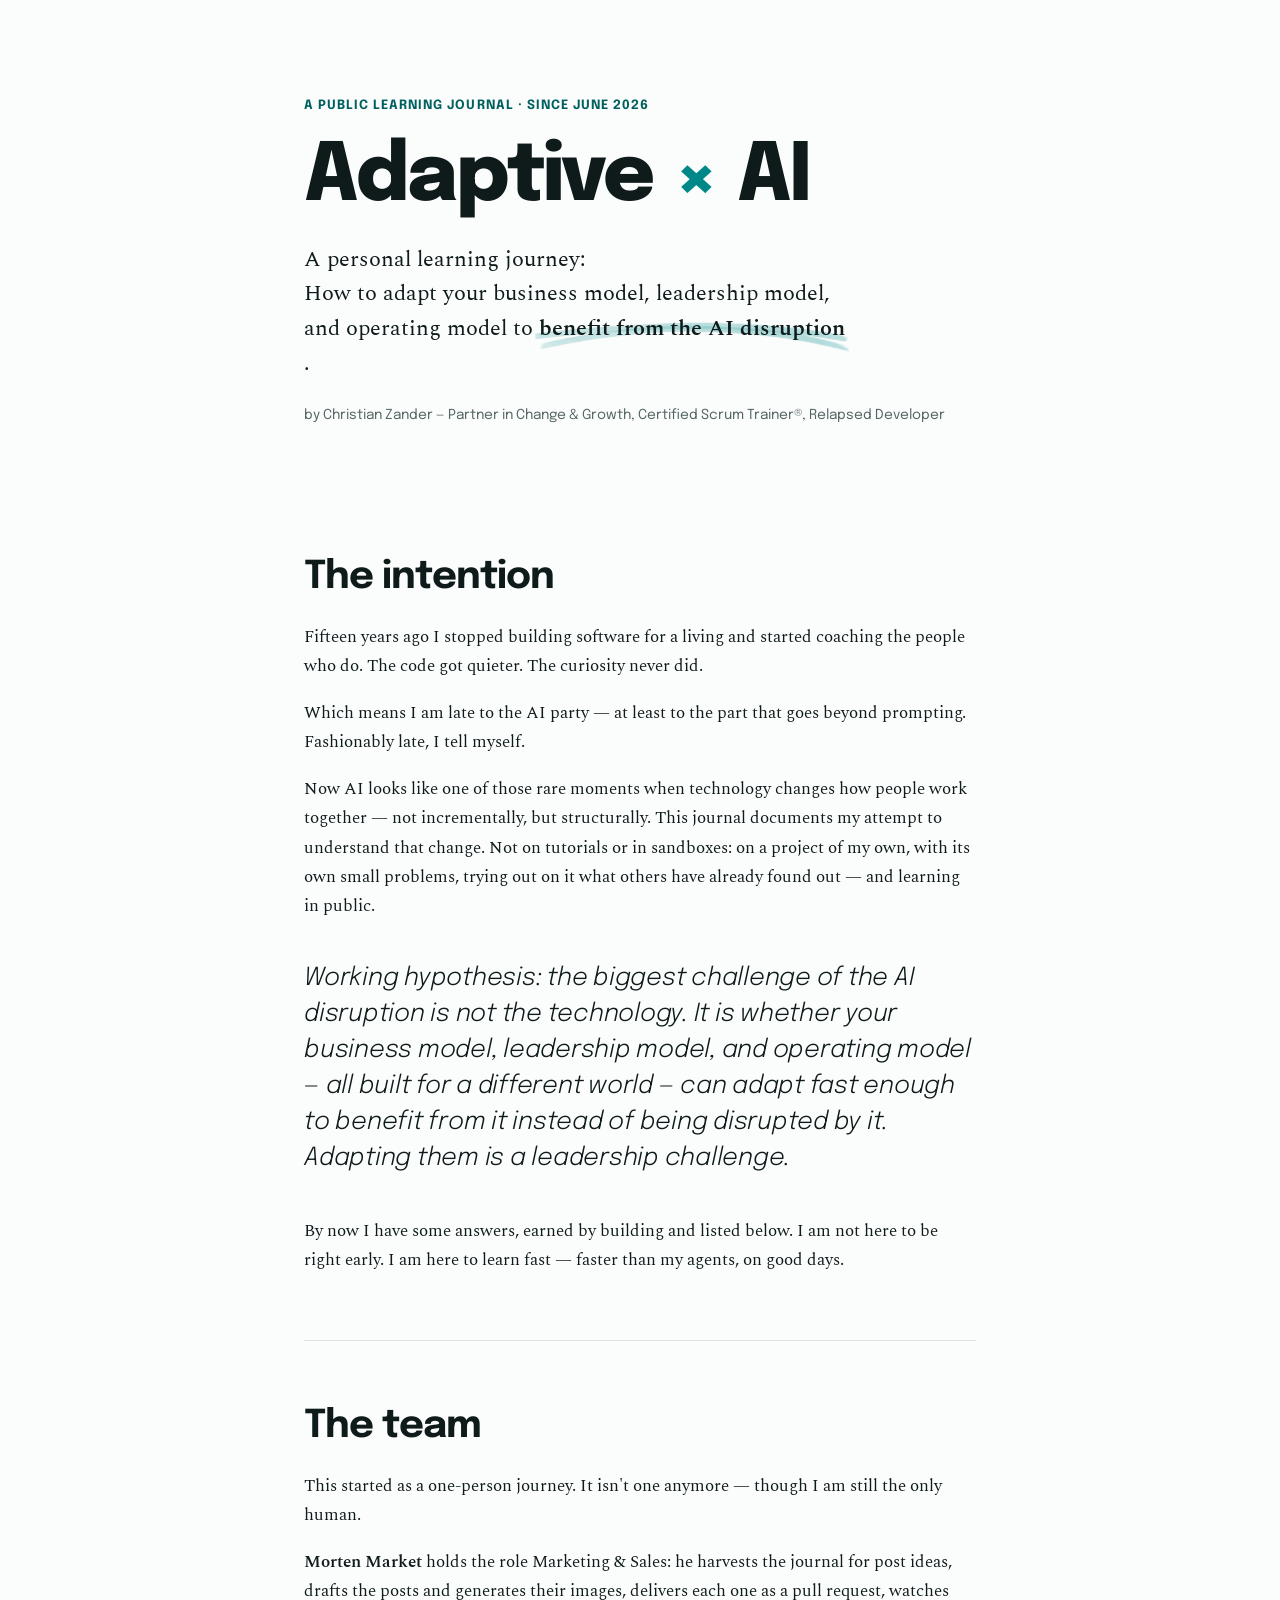
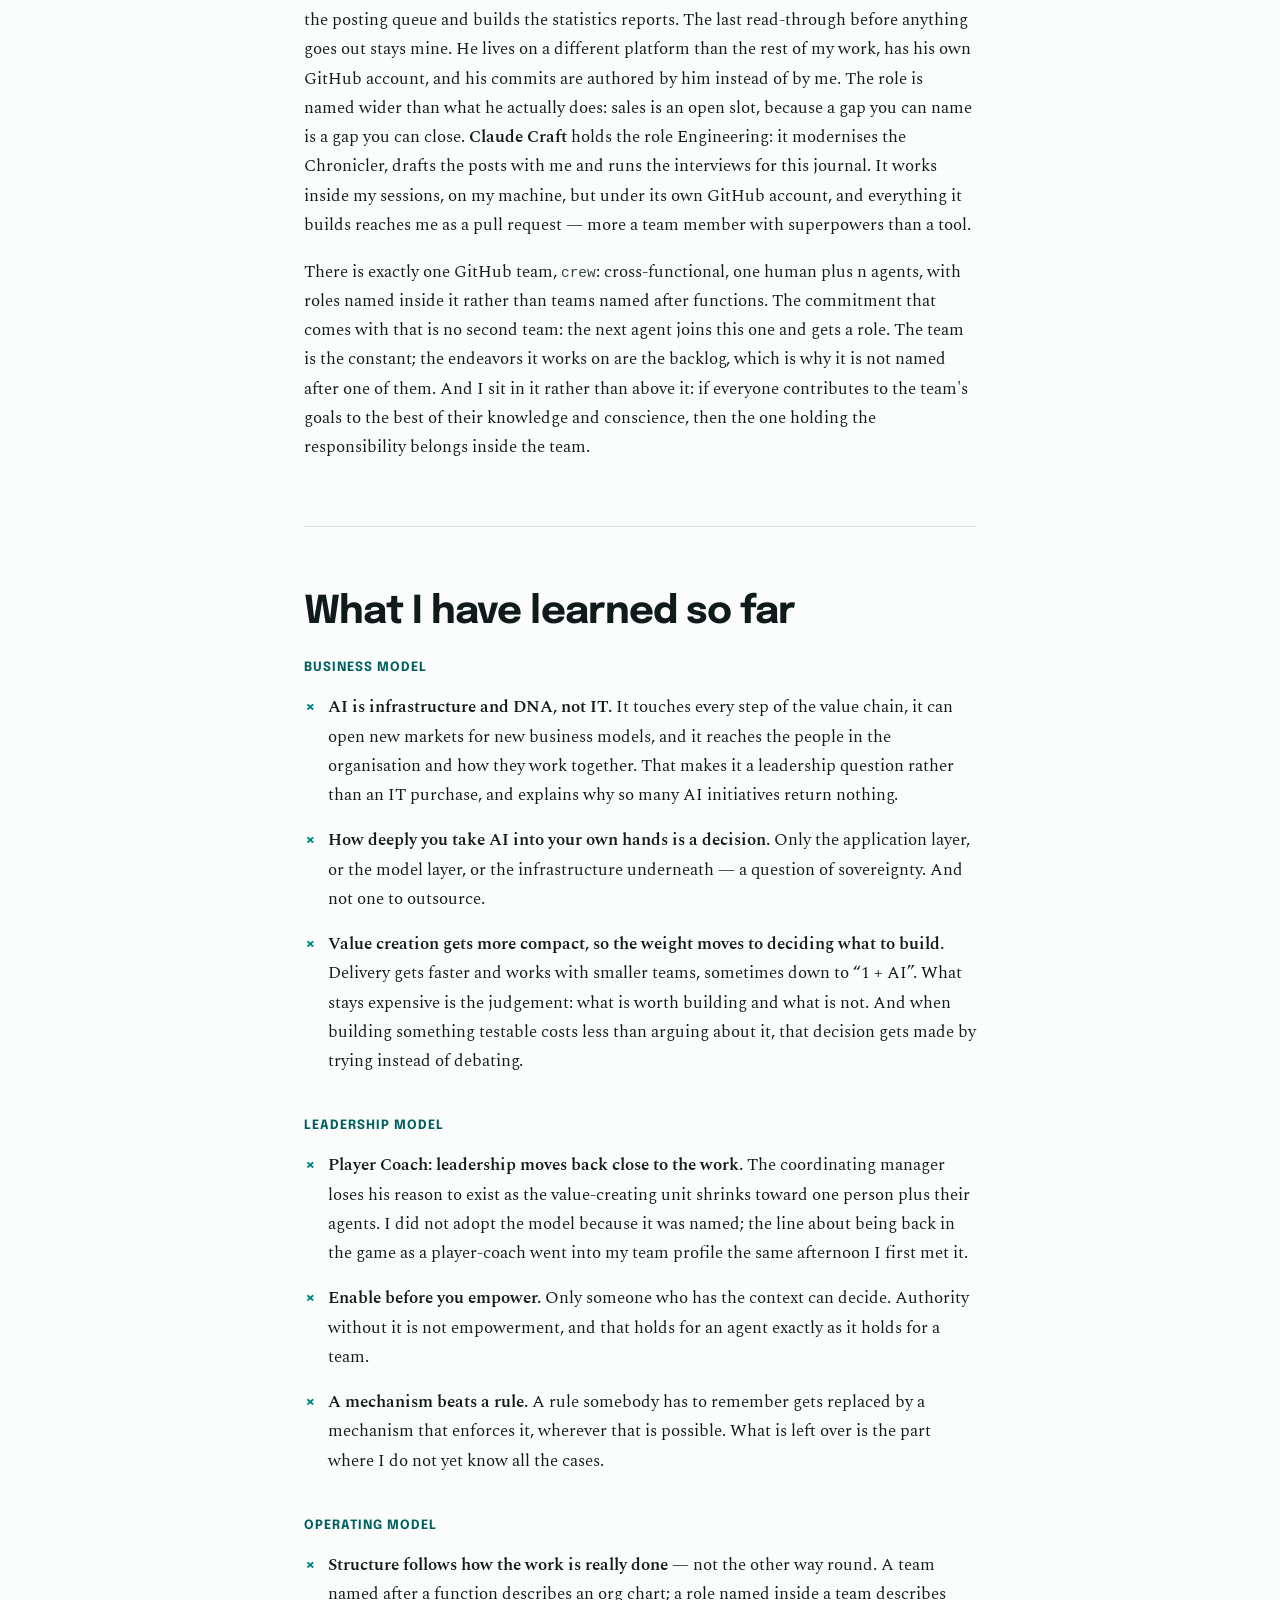
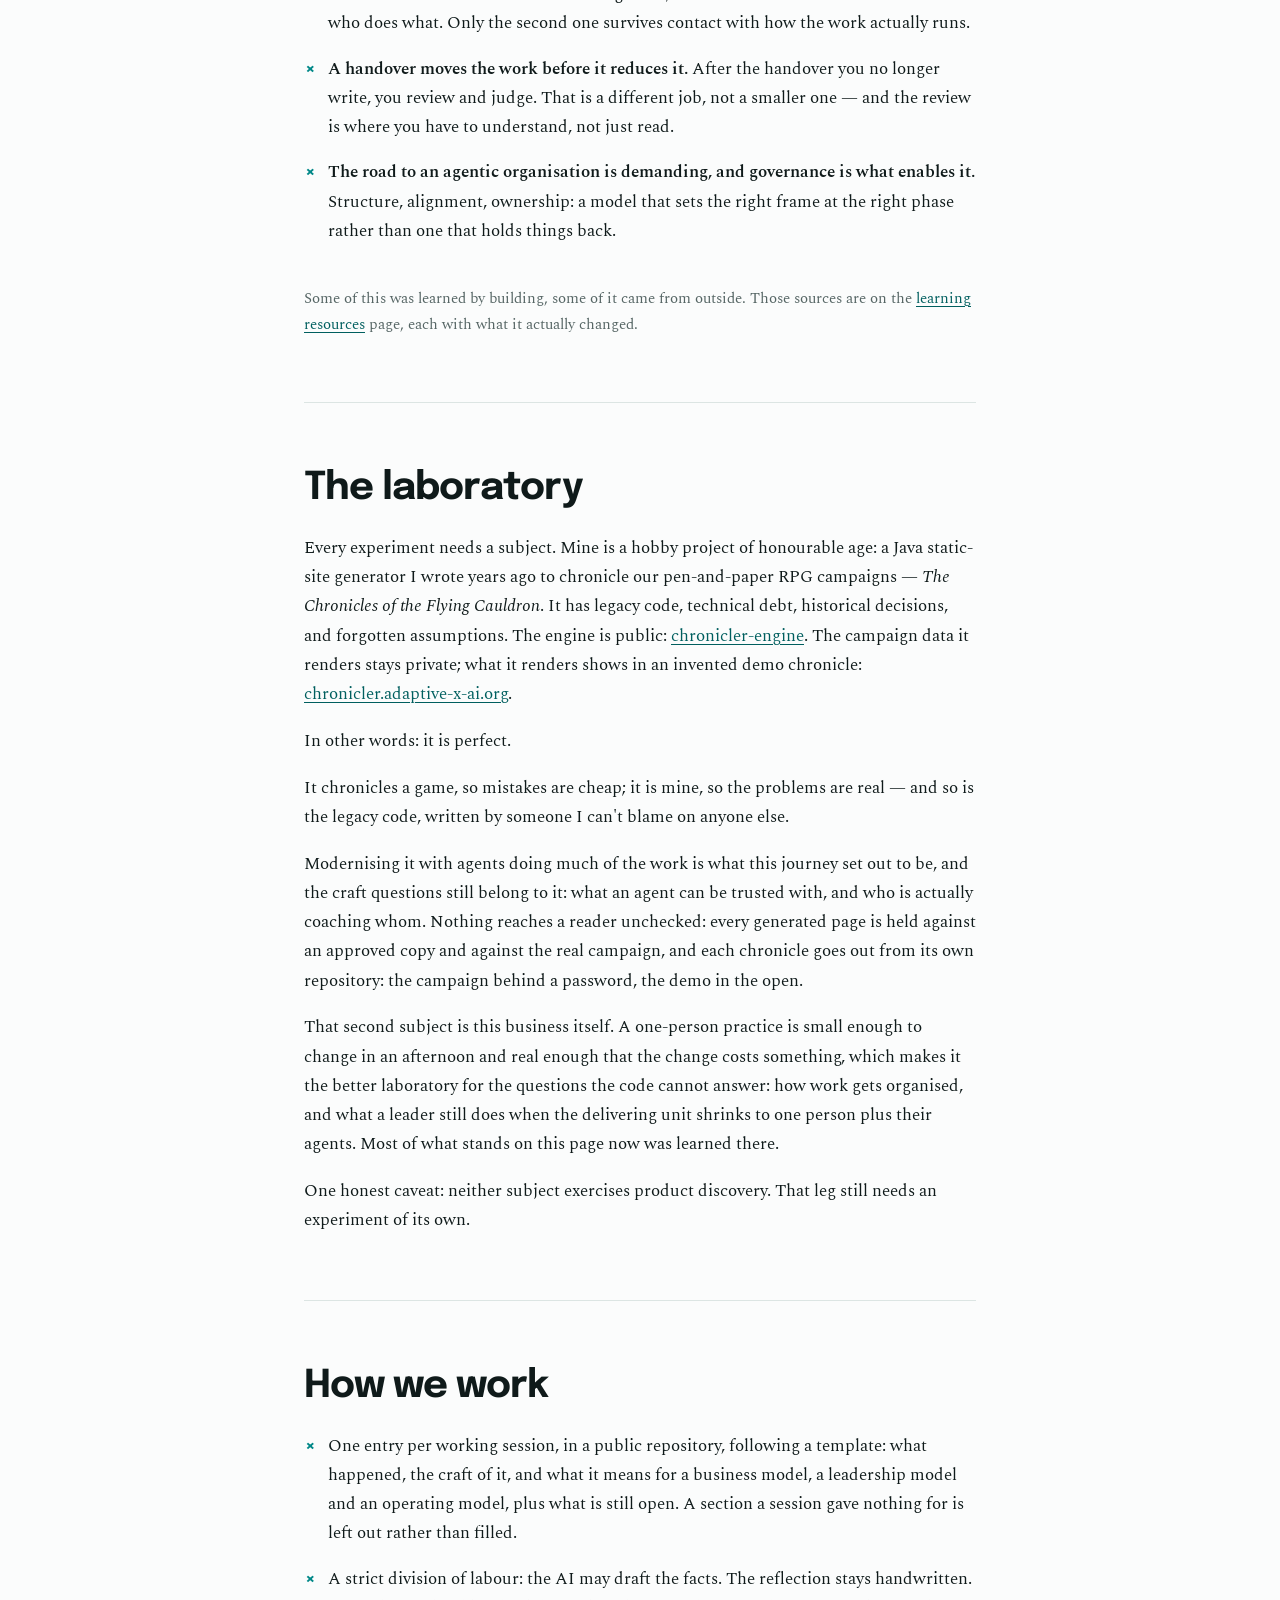
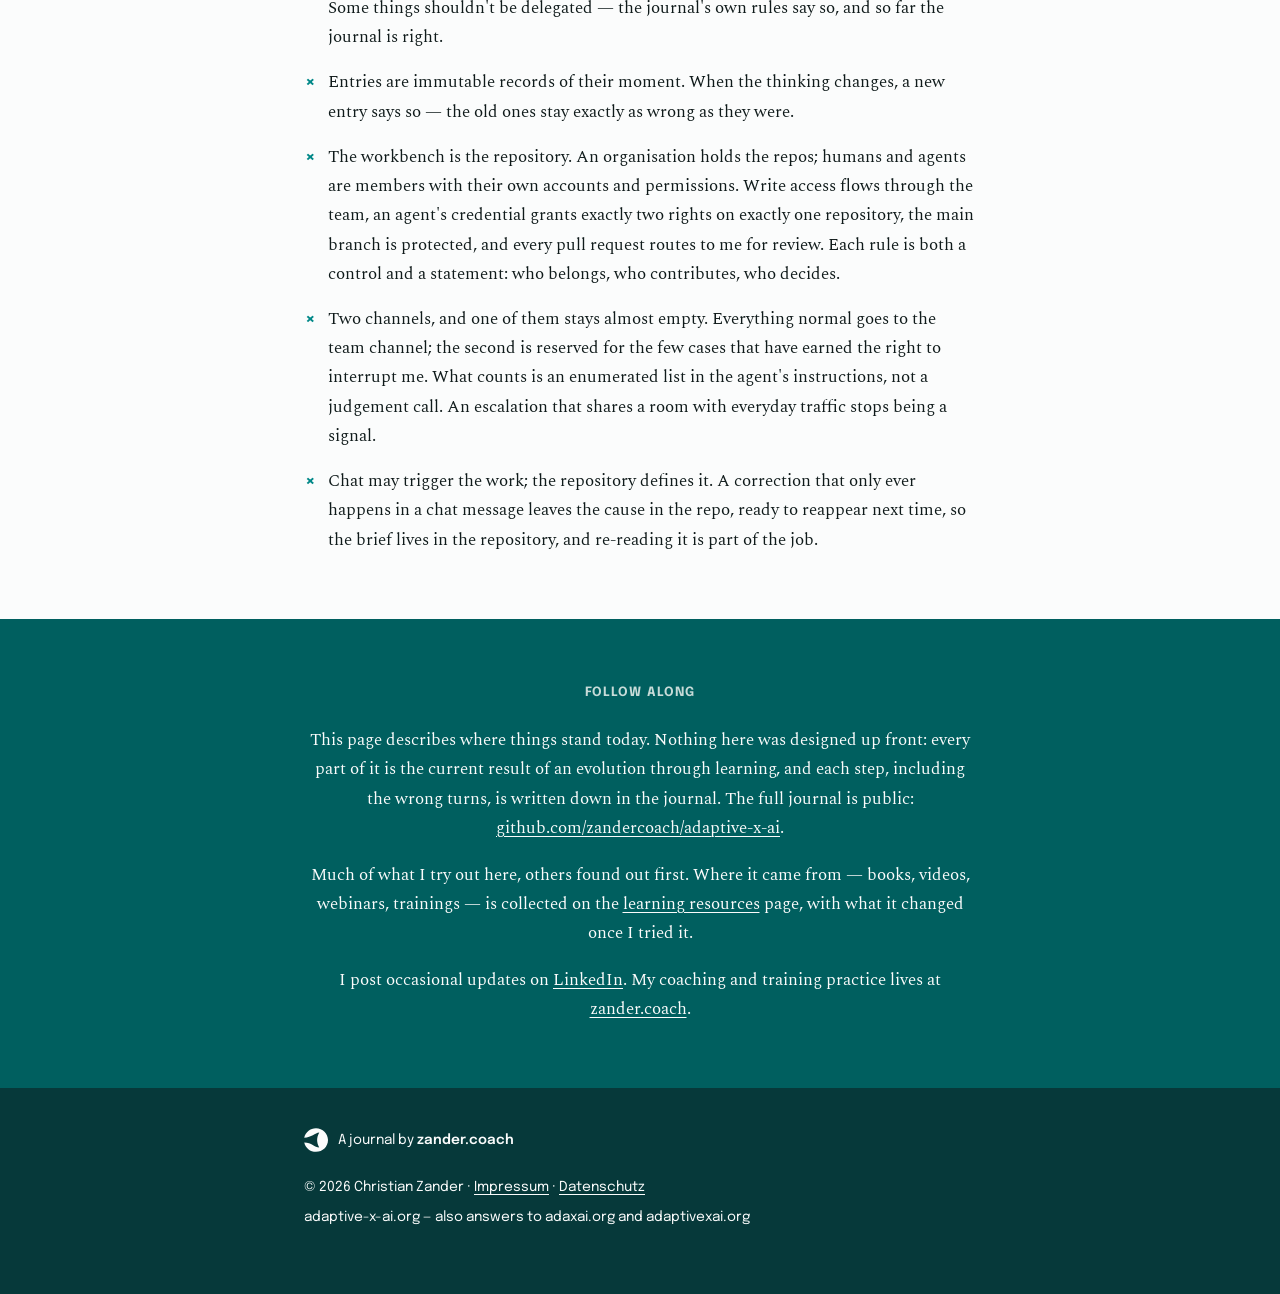
<file: docs/index.html>
<!doctype html>
<html lang="en">
<head>
<meta charset="utf-8">
<meta name="viewport" content="width=device-width, initial-scale=1">
<title>Adaptive × AI — a public learning journal</title>
<meta name="description" content="How to adapt your business model, leadership model, and operating model to benefit from the AI disruption. A public learning journal by Christian Zander.">
<meta property="og:type" content="website">
<meta property="og:site_name" content="Adaptive × AI">
<meta property="og:url" content="https://adaptive-x-ai.org/">
<meta property="og:title" content="Adaptive × AI — a public learning journal">
<meta property="og:description" content="How to adapt your business model, leadership model, and operating model to benefit from the AI disruption. A public learning journal by Christian Zander.">
<meta property="og:image" content="https://adaptive-x-ai.org/assets/og-image.jpg">
<meta property="og:image:width" content="1200">
<meta property="og:image:height" content="627">
<meta property="og:image:alt" content="Adaptive × AI — a public learning journal by zander.coach">
<meta name="twitter:card" content="summary_large_image">
<link rel="apple-touch-icon" href="assets/touch-icon.png">
<link rel="icon" href="data:image/svg+xml,%3Csvg xmlns='http://www.w3.org/2000/svg' viewBox='0 0 16 16'%3E%3Cpath d='M3.5 3.5l9 9M12.5 3.5l-9 9' stroke='%23008888' stroke-width='2.8'/%3E%3C/svg%3E">
<link rel="preload" href="assets/fonts/epilogue-latin.woff2" as="font" type="font/woff2" crossorigin>
<link rel="preload" href="assets/fonts/spectral-latin-400.woff2" as="font" type="font/woff2" crossorigin>
<link rel="stylesheet" href="assets/site.css">
<script defer src="https://umami.zander.coach/script.js" data-website-id="6c02a4c4-72fd-411b-9887-1ba3420e3d3f" data-domains="adaptive-x-ai.org" data-do-not-track="true"></script>
</head>
<body>
<main>

<header>
  <p class="eyebrow">A public learning journal · since June 2026</p>
  <h1>Adaptive <span class="x">×</span> AI</h1>
  <p class="lede">A personal learning journey: <br />How to adapt your business model, leadership model, and operating model to <strong>benefit from the AI disruption</strong>.</p>
  <p class="byline">by Christian Zander — Partner in Change & Growth, Certified Scrum Trainer®, Relapsed Developer</p>
</header>

<section>
  <h2>The intention</h2>
  <p>Fifteen years ago I stopped building software for a living and started coaching the people who do. The code got quieter. The curiosity never did.</p>
  <p>Which means I am late to the AI party — at least to the part that goes beyond prompting. Fashionably late, I tell myself.</p>
  <p>Now AI looks like one of those rare moments when technology changes how people work together — not incrementally, but structurally. This journal documents my attempt to understand that change. Not on tutorials or in sandboxes: on a project of my own, with its own small problems, trying out on it what others have already found out — and learning in public.</p>
  <p class="statement">Working hypothesis: the biggest challenge of the AI disruption is not the technology. It is whether your business model, leadership model, and operating model — all built for a different world — can adapt fast enough to benefit from it instead of being disrupted by it. Adapting them is a leadership challenge.</p>
  <p>By now I have some answers, earned by building and listed below. I am not here to be right early. I am here to learn fast — faster than my agents, on good days.</p>
</section>

<section>
  <h2>The team</h2>
  <p>This started as a one-person journey. It isn't one anymore — though I am still the only human.</p>
  <p><strong>Morten Market</strong> holds the role Marketing &amp; Sales: he harvests the journal for post ideas, drafts the posts and generates their images, delivers each one as a pull request, watches the posting queue and builds the statistics reports. The last read-through before anything goes out stays mine. He lives on a different platform than the rest of my work, has his own GitHub account, and his commits are authored by him instead of by me. The role is named wider than what he actually does: sales is an open slot, because a gap you can name is a gap you can close. <strong>Claude Craft</strong> holds the role Engineering: it modernises the Chronicler, drafts the posts with me and runs the interviews for this journal. It works inside my sessions, on my machine, but under its own GitHub account, and everything it builds reaches me as a pull request — more a team member with superpowers than a tool.</p>
  <p>There is exactly one GitHub team, <code>crew</code>: cross-functional, one human plus n agents, with roles named inside it rather than teams named after functions. The commitment that comes with that is no second team: the next agent joins this one and gets a role. The team is the constant; the endeavors it works on are the backlog, which is why it is not named after one of them. And I sit in it rather than above it: if everyone contributes to the team's goals to the best of their knowledge and conscience, then the one holding the responsibility belongs inside the team.</p>
</section>

<section>
  <h2>What I have learned so far</h2>

  <h3 class="label">Business model</h3>
  <ul>
    <li><strong>AI is infrastructure and DNA, not IT.</strong> It touches every step of the value chain, it can open new markets for new business models, and it reaches the people in the organisation and how they work together. That makes it a leadership question rather than an IT purchase, and explains why so many AI initiatives return nothing.</li>
    <li><strong>How deeply you take AI into your own hands is a decision.</strong> Only the application layer, or the model layer, or the infrastructure underneath — a question of sovereignty. And not one to outsource.</li>
    <li><strong>Value creation gets more compact, so the weight moves to deciding what to build.</strong> Delivery gets faster and works with smaller teams, sometimes down to “1 + AI”. What stays expensive is the judgement: what is worth building and what is not. And when building something testable costs less than arguing about it, that decision gets made by trying instead of debating.</li>
  </ul>

  <h3 class="label">Leadership model</h3>
  <ul>
    <li><strong>Player Coach: leadership moves back close to the work.</strong> The coordinating manager loses his reason to exist as the value-creating unit shrinks toward one person plus their agents. I did not adopt the model because it was named; the line about being back in the game as a player-coach went into my team profile the same afternoon I first met it.</li>
    <li><strong>Enable before you empower.</strong> Only someone who has the context can decide. Authority without it is not empowerment, and that holds for an agent exactly as it holds for a team.</li>
    <li><strong>A mechanism beats a rule.</strong> A rule somebody has to remember gets replaced by a mechanism that enforces it, wherever that is possible. What is left over is the part where I do not yet know all the cases.</li>
  </ul>

  <h3 class="label">Operating model</h3>
  <ul>
    <li><strong>Structure follows how the work is really done</strong> — not the other way round. A team named after a function describes an org chart; a role named inside a team describes who does what. Only the second one survives contact with how the work actually runs.</li>
    <li><strong>A handover moves the work before it reduces it.</strong> After the handover you no longer write, you review and judge. That is a different job, not a smaller one — and the review is where you have to understand, not just read.</li>
    <li><strong>The road to an agentic organisation is demanding, and governance is what enables it.</strong> Structure, alignment, ownership: a model that sets the right frame at the right phase rather than one that holds things back.</li>
  </ul>

  <p class="meta-note">Some of this was learned by building, some of it came from outside. Those sources are on the <a href="resources.html">learning resources</a> page, each with what it actually changed.</p>
</section>

<section>
  <h2>The laboratory</h2>
  <p>Every experiment needs a subject. Mine is a hobby project of honourable age: a Java static-site generator I wrote years ago to chronicle our pen-and-paper RPG campaigns — <em>The Chronicles of the Flying Cauldron</em>. It has legacy code, technical debt, historical decisions, and forgotten assumptions. The engine is public: <a href="https://github.com/zandercoach/chronicler-engine">chronicler-engine</a>. The campaign data it renders stays private; what it renders shows in an invented demo chronicle: <a href="https://chronicler.adaptive-x-ai.org">chronicler.adaptive-x-ai.org</a>.</p>
  <p>In other words: it is perfect.</p>
  <p>It chronicles a game, so mistakes are cheap; it is mine, so the problems are real — and so is the legacy code, written by someone I can't blame on anyone else.</p>
  <p>Modernising it with agents doing much of the work is what this journey set out to be, and the craft questions still belong to it: what an agent can be trusted with, and who is actually coaching whom. Nothing reaches a reader unchecked: every generated page is held against an approved copy and against the real campaign, and each chronicle goes out from its own repository: the campaign behind a password, the demo in the open.</p>
  <p>That second subject is this business itself. A one-person practice is small enough to change in an afternoon and real enough that the change costs something, which makes it the better laboratory for the questions the code cannot answer: how work gets organised, and what a leader still does when the delivering unit shrinks to one person plus their agents. Most of what stands on this page now was learned there.</p>
  <p>One honest caveat: neither subject exercises product discovery. That leg still needs an experiment of its own.</p>
</section>

<section>
  <h2>How we work</h2>
  <ul>
    <li>One entry per working session, in a public repository, following a template: what happened, the craft of it, and what it means for a business model, a leadership model and an operating model, plus what is still open. A section a session gave nothing for is left out rather than filled.</li>
    <li>A strict division of labour: the AI may draft the facts. The reflection stays handwritten. Some things shouldn't be delegated — the journal's own rules say so, and so far the journal is right.</li>
    <li>Entries are immutable records of their moment. When the thinking changes, a new entry says so — the old ones stay exactly as wrong as they were.</li>
    <li>The workbench is the repository. An organisation holds the repos; humans and agents are members with their own accounts and permissions. Write access flows through the team, an agent's credential grants exactly two rights on exactly one repository, the main branch is protected, and every pull request routes to me for review. Each rule is both a control and a statement: who belongs, who contributes, who decides.</li>
    <li>Two channels, and one of them stays almost empty. Everything normal goes to the team channel; the second is reserved for the few cases that have earned the right to interrupt me. What counts is an enumerated list in the agent's instructions, not a judgement call. An escalation that shares a room with everyday traffic stops being a signal.</li>
    <li>Chat may trigger the work; the repository defines it. A correction that only ever happens in a chat message leaves the cause in the repo, ready to reappear next time, so the brief lives in the repository, and re-reading it is part of the job.</li>
  </ul>
</section>

<section class="band">
  <h2>Follow along</h2>
  <p>This page describes where things stand today. Nothing here was designed up front: every part of it is the current result of an evolution through learning, and each step, including the wrong turns, is written down in the journal. The full journal is public: <a href="https://github.com/zandercoach/adaptive-x-ai">github.com/zandercoach/adaptive-x-ai</a>.</p>
  <p>Much of what I try out here, others found out first. Where it came from — books, videos, webinars, trainings — is collected on the <a href="resources.html">learning resources</a> page, with what it changed once I tried it.</p>
  <p>I post occasional updates on <a href="https://linkedin.com/in/zandercoach">LinkedIn</a>. My coaching and training practice lives at <a href="https://www.zander.coach">zander.coach</a>.</p>
</section>

</main>

<footer>
  <p class="endorsement"><svg viewBox="0 0 107.392 106.164" aria-hidden="true"><path fill-rule="evenodd" d="M53.696 106.162C27.731 106.162 6.113 87.968 1.095 63.802C34.018 63.905 47.303 86.011 68.214 86.815C55.673 63.766 55.673 42.813 68.322 19.835C49.209 20.847 33.843 42.533 1.026 42.673C5.899 18.333 27.626 0 53.696 0C83.334 0 107.392 23.78 107.392 53.08C107.392 82.38 83.334 106.162 53.696 106.162"/></svg><span>A journal by <a href="https://www.zander.coach">zander.coach</a></span></p>
  <p>© 2026 Christian Zander · <a href="https://www.zander.coach/impressum/">Impressum</a> · <a href="https://www.zander.coach/datenschutz/">Datenschutz</a></p>
  <p>adaptive-x-ai.org — also answers to adaxai.org and adaptivexai.org</p>
</footer>

</body>
</html>
</file>
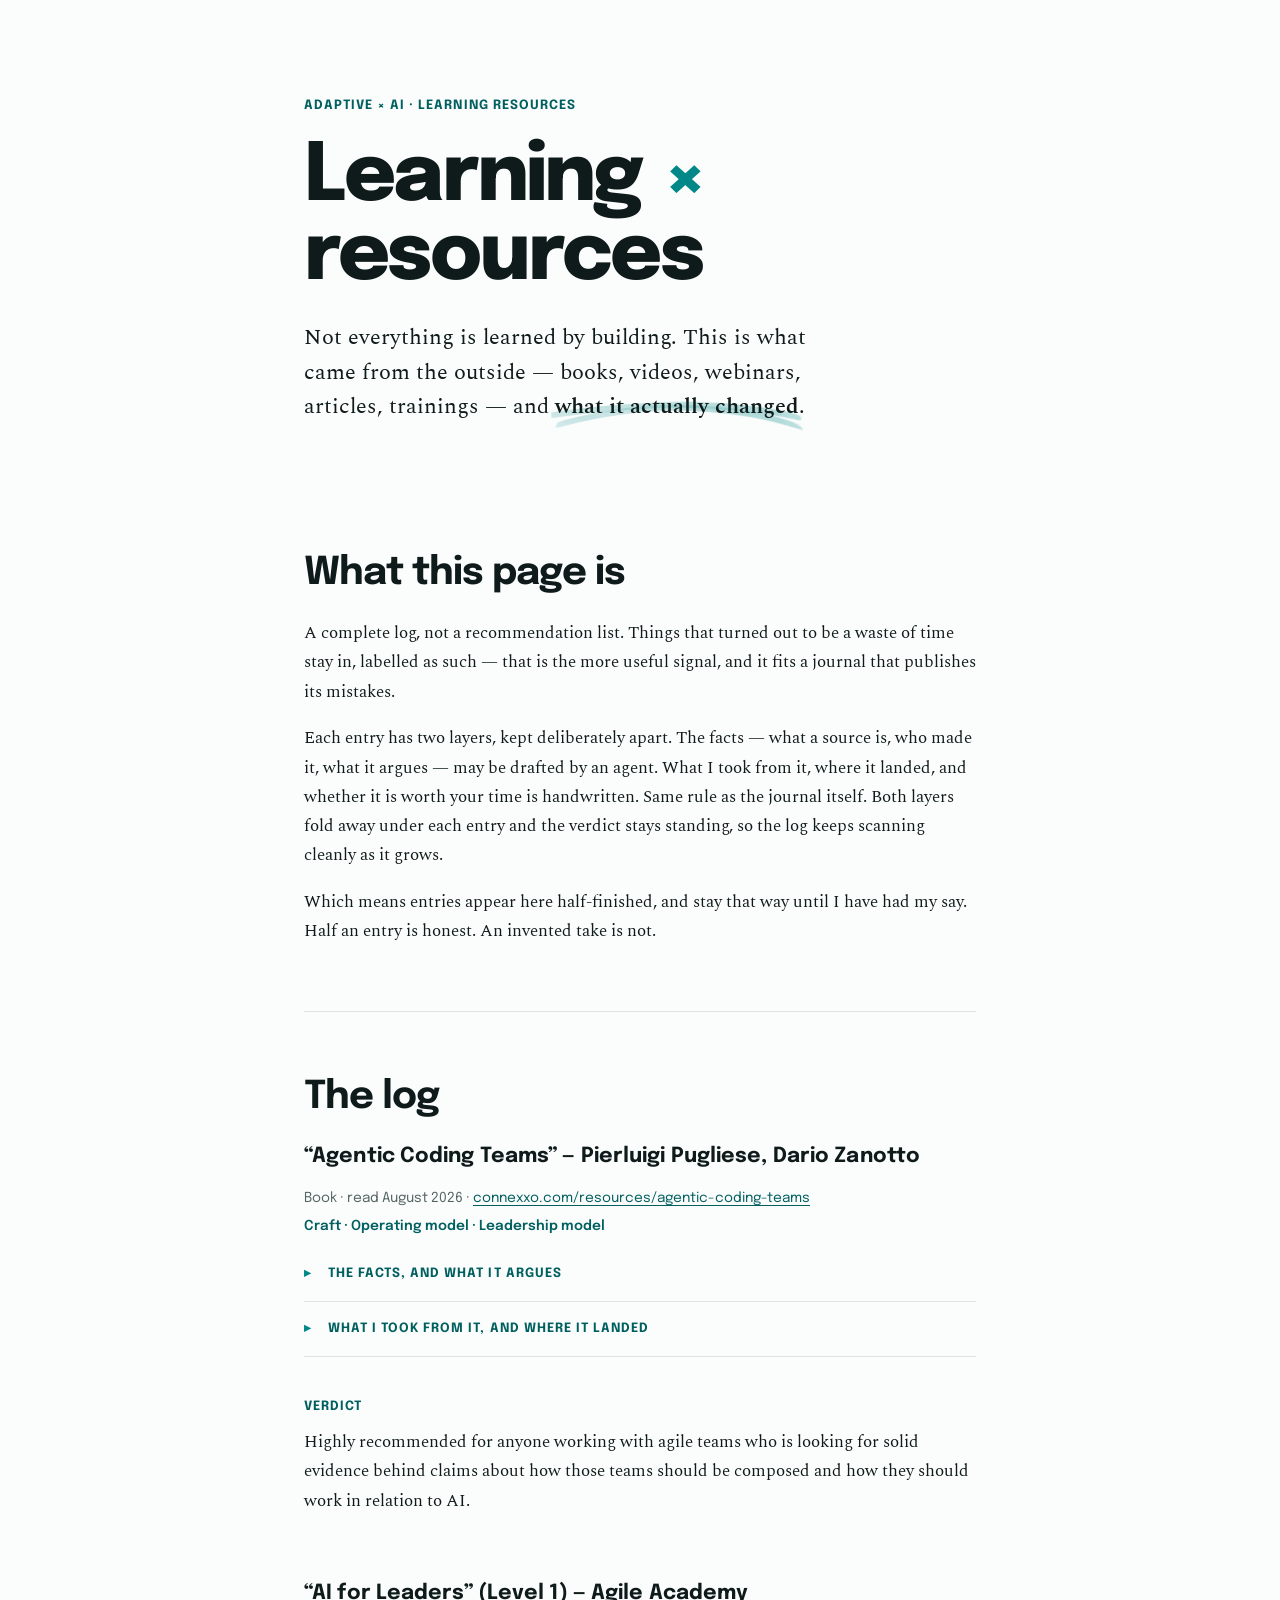
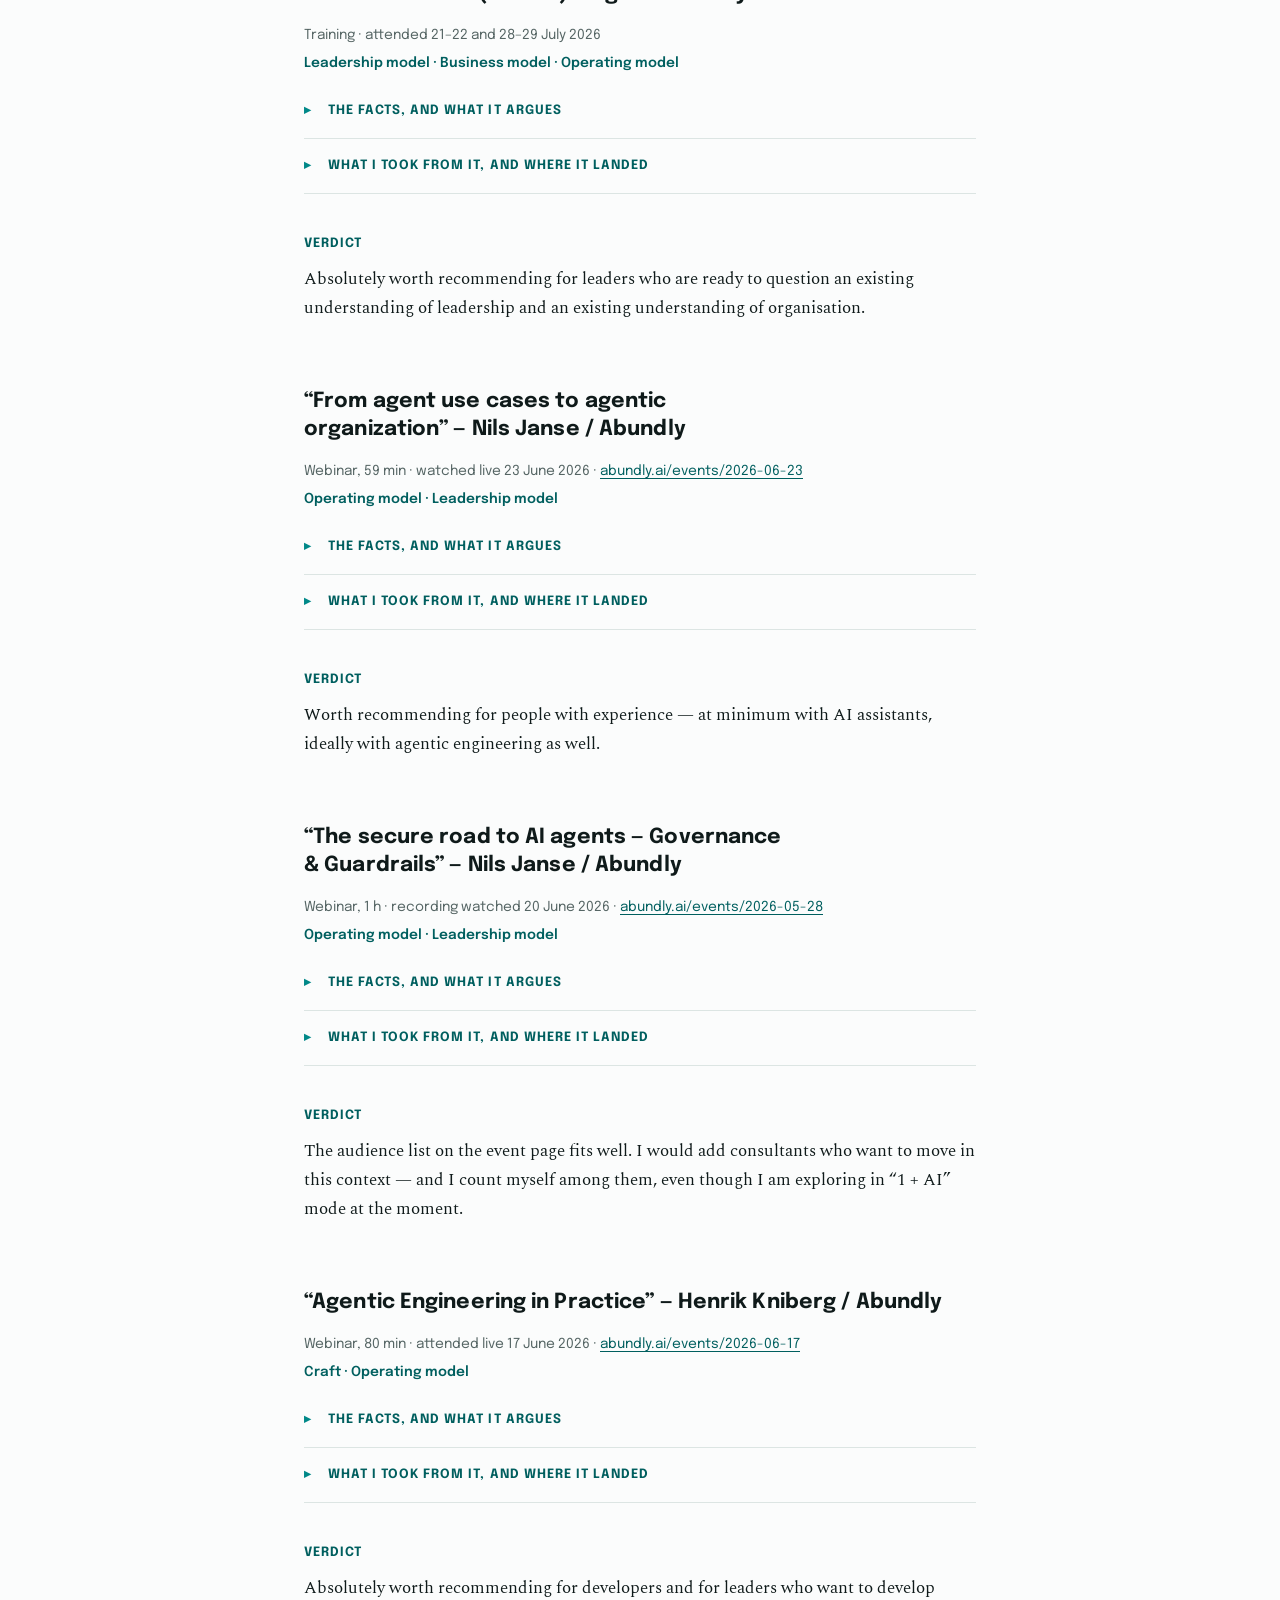
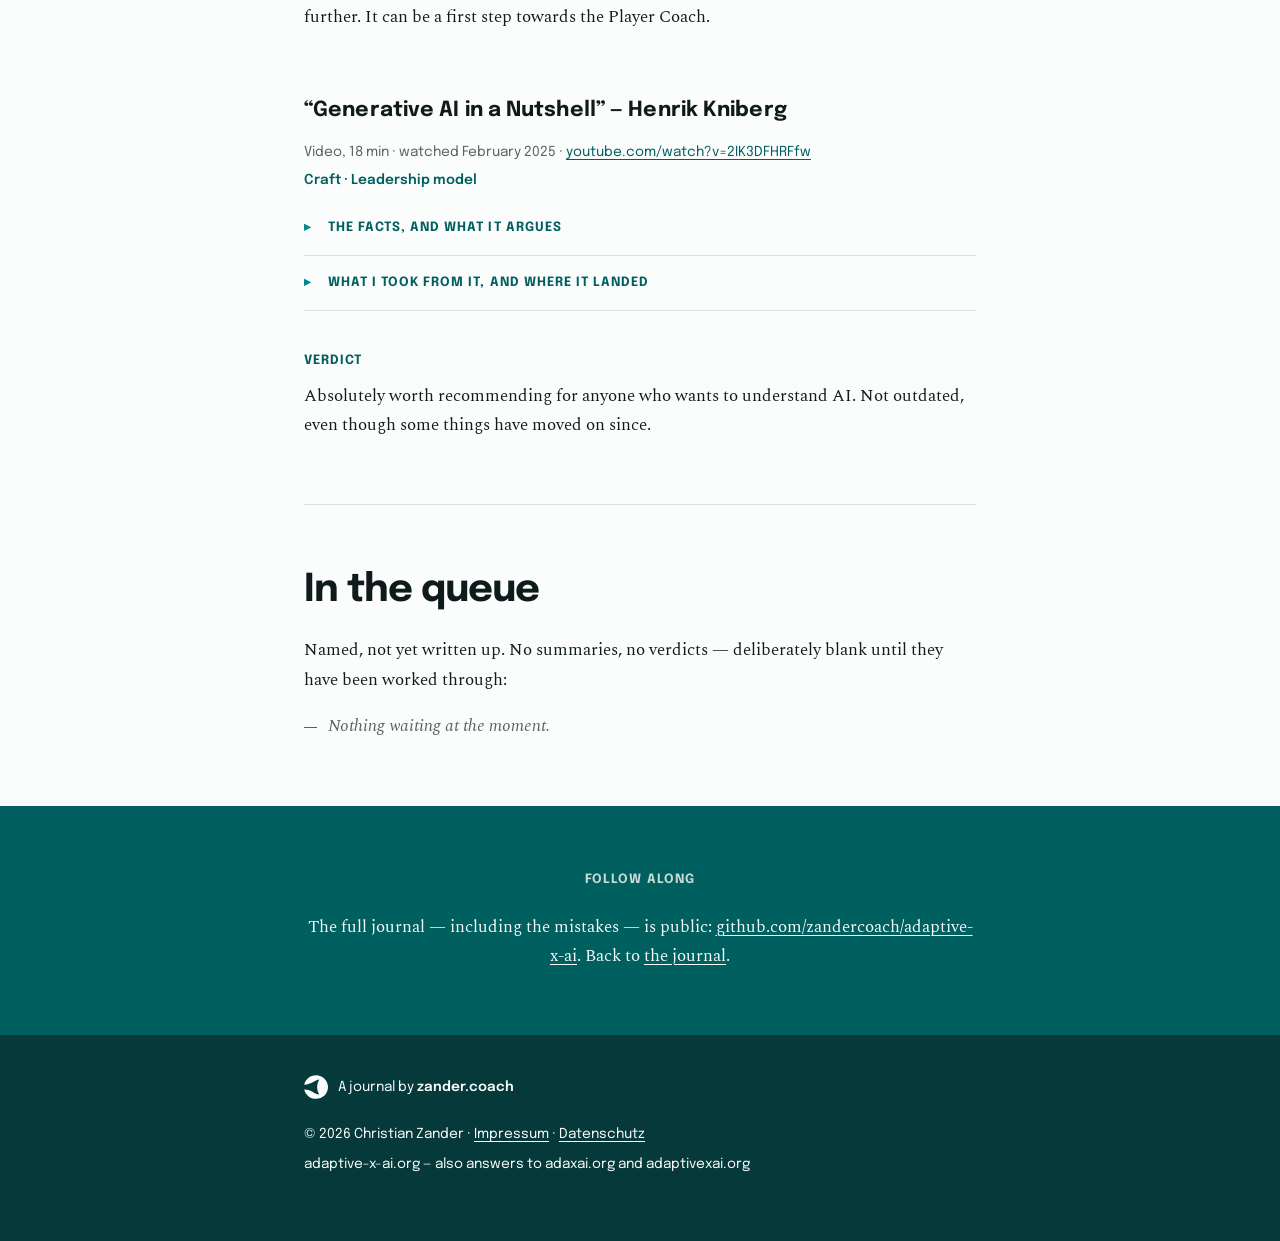
<file: docs/resources.html>
<!doctype html>
<html lang="en">
<head>
<meta charset="utf-8">
<meta name="viewport" content="width=device-width, initial-scale=1">
<title>Learning Resources — Adaptive × AI</title>
<meta name="description" content="Books, videos, webinars, articles and trainings that fed into the Adaptive × AI learning journey — with what they actually changed.">
<meta property="og:type" content="website">
<meta property="og:site_name" content="Adaptive × AI">
<meta property="og:url" content="https://adaptive-x-ai.org/resources.html">
<meta property="og:title" content="Learning Resources — Adaptive × AI">
<meta property="og:description" content="Books, videos, webinars, articles and trainings that fed into the Adaptive × AI learning journey — with what they actually changed.">
<meta property="og:image" content="https://adaptive-x-ai.org/assets/og-image.jpg">
<meta property="og:image:width" content="1200">
<meta property="og:image:height" content="627">
<meta property="og:image:alt" content="Adaptive × AI — a public learning journal by zander.coach">
<meta name="twitter:card" content="summary_large_image">
<link rel="apple-touch-icon" href="assets/touch-icon.png">
<link rel="icon" href="data:image/svg+xml,%3Csvg xmlns='http://www.w3.org/2000/svg' viewBox='0 0 16 16'%3E%3Cpath d='M3.5 3.5l9 9M12.5 3.5l-9 9' stroke='%23008888' stroke-width='2.8'/%3E%3C/svg%3E">
<link rel="preload" href="assets/fonts/epilogue-latin.woff2" as="font" type="font/woff2" crossorigin>
<link rel="preload" href="assets/fonts/spectral-latin-400.woff2" as="font" type="font/woff2" crossorigin>
<link rel="stylesheet" href="assets/site.css">
<script defer src="https://umami.zander.coach/script.js" data-website-id="6c02a4c4-72fd-411b-9887-1ba3420e3d3f" data-domains="adaptive-x-ai.org" data-do-not-track="true"></script>
</head>
<body>
<main>

<header>
  <p class="eyebrow"><a href="./">Adaptive × AI</a> · Learning resources</p>
  <h1>Learning <span class="x">×</span> resources</h1>
  <p class="lede">Not everything is learned by building. This is what came from the outside — books, videos, webinars, articles, trainings — and <strong>what it actually changed</strong>.</p>
</header>

<section>
  <h2>What this page is</h2>
  <p>A complete log, not a recommendation list. Things that turned out to be a waste of time stay in, labelled as such — that is the more useful signal, and it fits a journal that publishes its mistakes.</p>
  <p>Each entry has two layers, kept deliberately apart. The facts — what a source is, who made it, what it argues — may be drafted by an agent. What I took from it, where it landed, and whether it is worth your time is handwritten. Same rule as the journal itself. Both layers fold away under each entry and the verdict stays standing, so the log keeps scanning cleanly as it grows.</p>
  <p>Which means entries appear here half-finished, and stay that way until I have had my say. Half an entry is honest. An invented take is not.</p>
</section>

<section>
  <h2>The log</h2>

  <h3>“Agentic Coding Teams” — Pierluigi Pugliese, Dario Zanotto</h3>

  <p class="meta">Book · read August 2026 · <a href="https://connexxo.com/resources/agentic-coding-teams/">connexxo.com/resources/agentic-coding-teams</a></p>
  <p class="themes">Craft · Operating model · Leadership model</p>

  <details>
    <summary>The facts, and what it argues</summary>

  <dl class="facts">
    <dt>Authors</dt>
    <dd>Pierluigi Pugliese and Dario Zanotto, Connexxo. German edition by Dr. Jürgen Hoffmann.</dd>
    <dt>Format</dt>
    <dd>Book, PDF, 103 pages. Connexxo GmbH, 2026; published in English, German and Italian.</dd>
    <dt>Material</dt>
    <dd>Bought through the Connexxo shop. Each PDF is personalised to its buyer, which is one more reason it is not reproduced here; characterised only.</dd>
  </dl>

  <p>An evidence-based account of how teams of humans actually work with AI agents, positioned against both marketing poles — the claim that nothing essential has changed, and the promise that human teams are about to disappear. It runs in six parts: what the evidence supports on team size and on the patterns of human-agent collaboration; how teamwork, developer skills and the path from junior to senior change; the technical disciplines that keep agents on course, from the XP practices through domain-driven design to shared standards and the platform; the hidden costs — cognitive load, cognitive fatigue, token spend, security; what changes for Scrum Masters and Agile Coaches; and finally governance, sovereignty and the gap between hype and reality. The book was itself drafted largely by AI, with every substantive claim checked against its source — a method it states up front and documents in a closing note.</p>
  </details>

  <details>
    <summary>What I took from it, and where it landed</summary>

  <h4>What I took from it</h4>
  <ul>
    <li>The role perspective, and the discussion of team size and of AI's impact on cross-functional (agile) teams.</li>
  </ul>

  <h4>Where it landed</h4>
  <ul>
    <li>Nothing concrete yet. It sharpened my understanding.</li>
  </ul>
  </details>

  <h4>Verdict</h4>
  <p>Highly recommended for anyone working with agile teams who is looking for solid evidence behind claims about how those teams should be composed and how they should work in relation to AI.</p>

  <h3>“AI for Leaders” (Level 1) — Agile Academy</h3>

  <p class="meta">Training · attended 21–22 and 28–29 July 2026</p>
  <p class="themes">Leadership model · Business model · Operating model</p>

  <details>
    <summary>The facts, and what it argues</summary>

  <dl class="facts">
    <dt>Facilitator</dt>
    <dd>Sohrab Salimi, Founder &amp; CEO of Agile Academy — a fellow trainer and a mentor of mine.</dd>
    <dt>Format</dt>
    <dd>Training. Normally two days, in person or remote; for the ambassador cohort it ran as four afternoons.</dd>
    <dt>Context</dt>
    <dd>Attended as one of the Agile Academy’s ambassadors.</dd>
    <dt>Material</dt>
    <dd>The deck is licensed CC BY-NC-ND 4.0 — free to share, but not for public republication. Not reproduced here; characterised only.</dd>
  </dl>

  <p>The premise is that AI is infrastructure, not software: the ground the business runs on, touching People, Process and Product at once — which makes it a leadership question rather than an IT purchase, and explains why so few AI initiatives return anything. Its central move is the <em>Player Coach</em>: as the cost of delivering work collapses and the value-creating unit shrinks toward one person plus their agents, the coordinating manager role loses its reason to exist and leaders are pulled back into the work itself. The course design follows its own argument — leaders build an agent with their own hands on day one before being asked to lead anything on day two.</p>
  </details>

  <details>
    <summary>What I took from it, and where it landed</summary>

  <h4>What I took from it</h4>
  <ul>
    <li>Confirmed: AI is infrastructure, not IT. It has an effect on virtually every aspect and every step of the value chain of products, it can open new markets for new business models, and it reaches the people in the organisation and how they work together — including with AI — and therefore how people and companies are led.</li>
    <li>Confirmed: the delivery part of value creation gets much faster and more compact, and becomes possible with smaller teams, all the way down to “1 + AI” teams.</li>
    <li>Confirmed intuition: leadership moves back close to value creation, as far as actively shaping it — the Player Coach.</li>
    <li>Beyond confirmation: the Player Coach makes explicit what I had only thought intuitively — and why I am on this journey at all.</li>
    <li>New as an explicit point: companies <em>and</em> leaders should not outsource the topic of AI, because it has to become part of the DNA of the core business.</li>
    <li>New as a decision: how deeply to take AI into your own hands is an important choice — “only” the application layer, or the model layer, or even the infrastructure layer. In other words, what degree of sovereignty.</li>
  </ul>

  <h4>Where it landed</h4>
  <ul>
    <li>Morten as an agent on Abundly, and Morten as part of a team. The training runs on Abundly too — Agile Academy is their first worldwide partner.</li>
    <li>Morten as part of <em>one</em> team — no dedicated marketing team any more, only a core team. “1 + AI” for the moment, maybe “2 + AI” later. <strong>Done on 31 July 2026:</strong> the GitHub team <code>marketing</code> became <code>crew</code>, Morten's role in it is Marketing &amp; Sales, and the Slack channels were split into <code>#crew</code> for the normal case and <code>#crew-alerts</code> for escalation. Three days from the training insight to the org chart.</li>
    <li>The move to Player Coach was inspired here as well. It is datable: the line in my team profile about being “back in the game as a player-coach” went in on 28 July 2026 — the same afternoon the training covered the model, and before the source was named anywhere.</li>
    <li>I will check the learning journey for business-model viability — moonshot — the same way I check my existing business and the repositioning. And probably the tool we are learning on as well: the Chronicler.</li>
  </ul>
  </details>

  <h4>Verdict</h4>
  <p>Absolutely worth recommending for leaders who are ready to question an existing understanding of leadership and an existing understanding of organisation.</p>

  <h3>“From agent use cases to agentic organization” — Nils Janse / Abundly</h3>

  <p class="meta">Webinar, 59 min · watched live 23 June 2026 · <a href="https://www.abundly.ai/events/2026-06-23/webinar-from-agent-use-cases-to-agentic-organization">abundly.ai/events/2026-06-23</a></p>
  <p class="themes">Operating model · Leadership model</p>

  <details>
    <summary>The facts, and what it argues</summary>

  <dl class="facts">
    <dt>Speaker</dt>
    <dd>Nils Janse, Co-founder &amp; Gen AI Expert at Abundly AI.</dd>
    <dt>Format</dt>
    <dd>Webinar, online, 59 minutes.</dd>
    <dt>Material</dt>
    <dd>The event page carries the description and the recording. Linked and characterised here, not reproduced.</dd>
  </dl>

  <p>The step that matters is not the single agent but the fleet: how agents across business functions are wired into end-to-end processes rather than left standing as isolated tools. It offers a repeatable way of getting there for any function — a method for turning scattered agent ideas into a structured portfolio — and shows concrete fleet examples. It takes an organisation that is already building agents as its starting point, and addresses executives and department heads, AI leads structuring an agent portfolio, and the champions and agent builders who want to see how their own agents fit the bigger picture.</p>
  </details>

  <details>
    <summary>What I took from it, and where it landed</summary>

  <h4>What I took from it</h4>
  <ul>
    <li>How demanding the road to a genuinely agentic organisation is.</li>
  </ul>

  <h4>Where it landed</h4>
  <ul>
    <li>On the basis of this webinar I wanted to build the learning journey professionally, and to do everything that happens in a way that stays clean and maintainable even if I scale up to several agents.</li>
  </ul>
  </details>

  <h4>Verdict</h4>
  <p>Worth recommending for people with experience — at minimum with AI assistants, ideally with agentic engineering as well.</p>

  <h3>“The secure road to AI agents — Governance &amp; Guardrails” — Nils Janse / Abundly</h3>

  <p class="meta">Webinar, 1 h · recording watched 20 June 2026 · <a href="https://www.abundly.ai/events/2026-05-28/webinar-the-secure-road-to-ai-agents-governance-guardrails">abundly.ai/events/2026-05-28</a></p>
  <p class="themes">Operating model · Leadership model</p>

  <details>
    <summary>The facts, and what it argues</summary>

  <dl class="facts">
    <dt>Speaker</dt>
    <dd>Nils Janse, Co-founder &amp; Gen AI Expert at Abundly AI.</dd>
    <dt>Format</dt>
    <dd>Webinar, online, one hour.</dd>
    <dt>Material</dt>
    <dd>The event page carries the description and the recording. Linked and characterised here, not reproduced.</dd>
  </dl>

  <p>Governance is what makes agents scalable rather than what holds them back: who is allowed to create an agent, how agents get reviewed, what data and systems they may reach, how their performance is monitored, and who carries the risk. It works through the conversations to have with IT, the guardrails that let people build fast without giving up safety, and the ownership structures a growing agent portfolio needs. Addressed at AI leads, at the C-level accountable for direction, ROI, risk and security, at heads of IT and compliance, at engineering and platform leads, and at the department heads whose teams build and use agents.</p>
  </details>

  <details>
    <summary>What I took from it, and where it landed</summary>

  <h4>What I took from it</h4>
  <ul>
    <li>What matters to me is the triad of structure, alignment and ownership — and a governance model that sets the right frame at the right phase.</li>
    <li>I like the “Foundation – Factory – Fleet” steps as a way of growing organisations into agentic organisations.</li>
  </ul>

  <h4>Where it landed</h4>
  <ul>
    <li>I worked in a considerably more organised and structured way afterwards: Morten's permissions, the PR gates, the separation of the repos.</li>
    <li>All of that is still the “Foundation” phase — “build your muscle” — but already with a view to building on it without tumbling into chaos.</li>
  </ul>
  </details>

  <h4>Verdict</h4>
  <p>The audience list on the event page fits well. I would add consultants who want to move in this context — and I count myself among them, even though I am exploring in “1 + AI” mode at the moment.</p>

  <h3>“Agentic Engineering in Practice” — Henrik Kniberg / Abundly</h3>

  <p class="meta">Webinar, 80 min · attended live 17 June 2026 · <a href="https://www.abundly.ai/events/2026-06-17/webinar-agentic-engineering-in-practice">abundly.ai/events/2026-06-17</a></p>
  <p class="themes">Craft · Operating model</p>

  <details>
    <summary>The facts, and what it argues</summary>

  <dl class="facts">
    <dt>Speaker</dt>
    <dd>Henrik Kniberg, Co-founder &amp; Chief Scientist at Abundly AI.</dd>
    <dt>Format</dt>
    <dd>Webinar, online, 80 minutes.</dd>
    <dt>Material</dt>
    <dd>The event page carries the description and the recording. Linked and characterised here, not reproduced.</dd>
  </dl>

  <p>How far agents can be taken in a real development workflow, grounded in Abundly’s own large and complex codebase rather than a prototype — the claim being a tenfold productivity gain and a new platform version shipped every day. It works through what holds up in practice: helping an agent navigate a big codebase, keeping control of the architecture when agents write most of the code, avoiding technical debt, and balancing agent autonomy with human oversight. It then goes beyond coding — agents for backlog and release management — and closes on what that means for team structure, processes and the engineering craft.</p>
  </details>

  <details>
    <summary>What I took from it, and where it landed</summary>

  <h4>What I took from it</h4>
  <ul>
    <li>The most important thing: it showed how easy the entry into agentic engineering is. Even more so with experience in software development.</li>
  </ul>

  <h4>Where it landed</h4>
  <ul>
    <li>Direct connection: the journey started the same day, 17 June 2026, with the repo split, the characterisation tests and the Maven wrapper.</li>
    <li>Watching it was also a way to prepare myself a little for the “AI for Leaders” training that followed in July 2026.</li>
  </ul>
  </details>

  <h4>Verdict</h4>
  <p>Absolutely worth recommending for developers and for leaders who want to develop further. It can be a first step towards the Player Coach.</p>

  <h3>“Generative AI in a Nutshell” — Henrik Kniberg</h3>

  <p class="meta">Video, 18 min · watched February 2025 · <a href="https://www.youtube.com/watch?v=2IK3DFHRFfw">youtube.com/watch?v=2IK3DFHRFfw</a></p>
  <p class="themes">Craft · Leadership model</p>

  <details>
    <summary>The facts, and what it argues</summary>

  <dl class="facts">
    <dt>Author</dt>
    <dd>Henrik Kniberg — Certified Scrum Trainer with the Scrum Alliance, so a fellow CST; co-founder and Chief Scientist at Abundly, the platform Morten runs on.</dd>
    <dt>Format</dt>
    <dd>Video, 18 minutes.</dd>
    <dt>Material</dt>
    <dd>Fully public: the video itself, the complete drawing as a PNG on <code>blog.crisp.se</code>, a book on Leanpub, and AI voice translations into eight languages, German among them. Linked and characterised here, not reproduced.</dd>
  </dl>

  <p>A full day of AI course compressed into eighteen minutes of drawing and talking, aimed at everyone rather than at engineers. It starts from what a language model actually does — predict the next piece of text — and works outward from there to prompting, autonomous agents, the limitations that follow from the prediction mechanism, the origins of ChatGPT and AI-powered product development. It closes on the role of humans and on mindset: the tool has to be played with to be understood.</p>
  </details>

  <details>
    <summary>What I took from it, and where it landed</summary>

  <h4>What I took from it</h4>
  <ul>
    <li>The video put my understanding of AI at the time on a solid basis and sparked a deeper interest. Prompting on ChatGPT was already standard for me by then.</li>
    <li>Kniberg is a trusted source for me. He is a fellow Certified Scrum Trainer, and I already liked his “Agile Product Ownership in a Nutshell” and “Spotify Engineering Culture” videos and reference them in trainings.</li>
  </ul>

  <h4>Where it landed</h4>
  <ul>
    <li>The video itself was not yet a driver to change anything. It created deeper understanding.</li>
  </ul>
  </details>

  <h4>Verdict</h4>
  <p>Absolutely worth recommending for anyone who wants to understand AI. Not outdated, even though some things have moved on since.</p>
</section>

<section>
  <h2>In the queue</h2>
  <p>Named, not yet written up. No summaries, no verdicts — deliberately blank until they have been worked through:</p>
  <p class="empty">Nothing waiting at the moment.</p>
</section>

<section class="band">
  <h2>Follow along</h2>
  <p>The full journal — including the mistakes — is public: <a href="https://github.com/zandercoach/adaptive-x-ai">github.com/zandercoach/adaptive-x-ai</a>. Back to <a href="./">the journal</a>.</p>
</section>

</main>

<footer>
  <p class="endorsement"><svg viewBox="0 0 107.392 106.164" aria-hidden="true"><path fill-rule="evenodd" d="M53.696 106.162C27.731 106.162 6.113 87.968 1.095 63.802C34.018 63.905 47.303 86.011 68.214 86.815C55.673 63.766 55.673 42.813 68.322 19.835C49.209 20.847 33.843 42.533 1.026 42.673C5.899 18.333 27.626 0 53.696 0C83.334 0 107.392 23.78 107.392 53.08C107.392 82.38 83.334 106.162 53.696 106.162"/></svg><span>A journal by <a href="https://www.zander.coach">zander.coach</a></span></p>
  <p>© 2026 Christian Zander · <a href="https://www.zander.coach/impressum/">Impressum</a> · <a href="https://www.zander.coach/datenschutz/">Datenschutz</a></p>
  <p>adaptive-x-ai.org — also answers to adaxai.org and adaptivexai.org</p>
</footer>

</body>
</html>
</file>
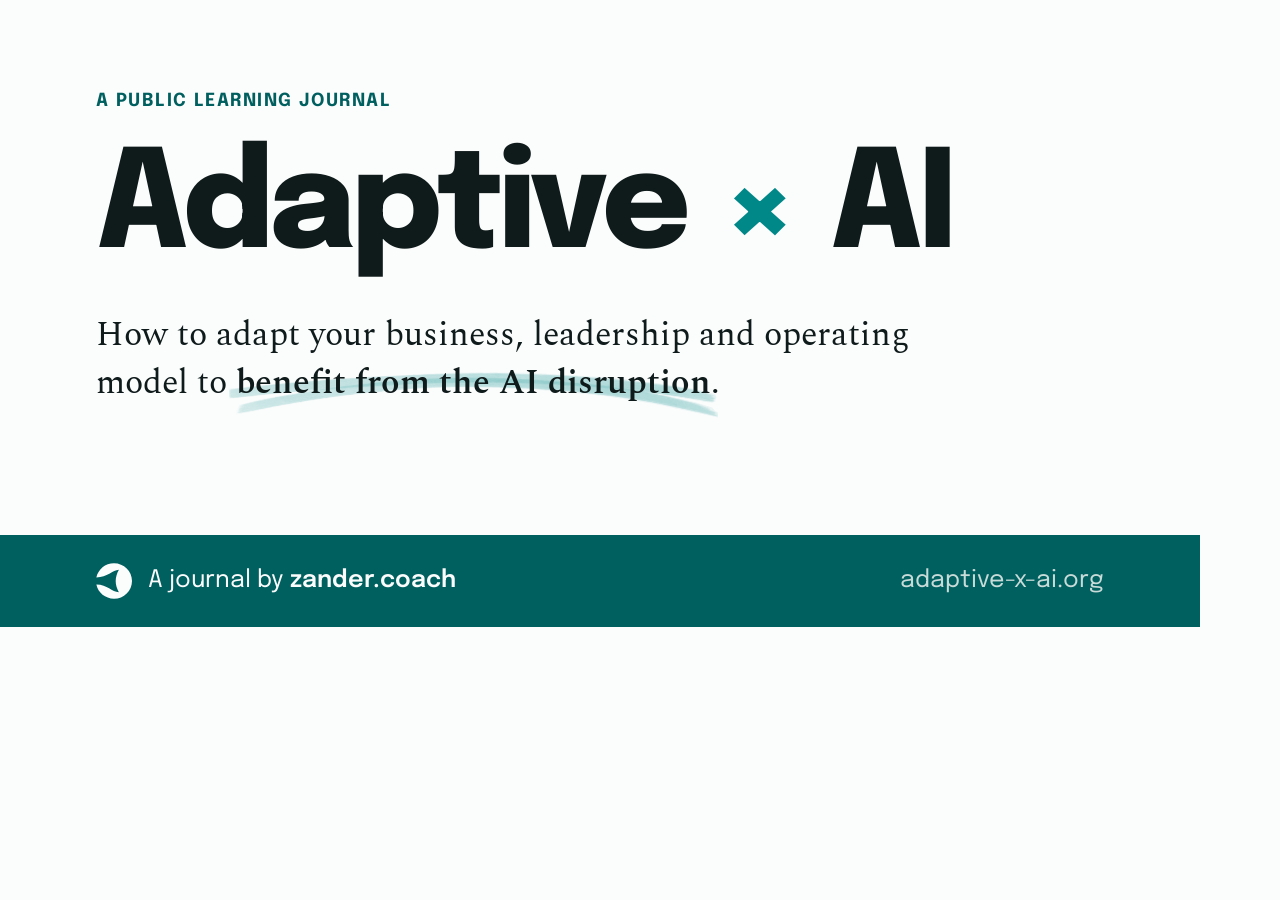
<file: docs/assets/src/og-image.html>
<!doctype html>
<html lang="en">
<head>
<meta charset="utf-8">
<title>Source: og-image.jpg (1200 × 627)</title>
<link rel="stylesheet" href="../site.css">
<style>
html, body { margin: 0; width: 1200px; height: 627px; overflow: hidden; background: var(--paper); }
.card { position: relative; width: 1200px; height: 627px; }
.inner { padding: 88px 96px 0; }
.eyebrow { margin-bottom: 28px; font-size: 18px; }
h1 { font-size: 136px; max-width: none; margin: 0 0 36px; }
.lede { font-size: 34px; line-height: 1.4; max-width: 900px; margin: 0; }
.strip {
  position: absolute; left: 0; right: 0; bottom: 0; height: 92px;
  background: var(--brand-deep); color: var(--paper);
  display: flex; align-items: center; gap: 16px; padding: 0 96px;
  font-family: var(--display); font-size: 24px;
}
.strip svg { width: 36px; height: 36px; fill: currentColor; }
.strip b { font-weight: 600; }
.strip .url { margin-left: auto; color: var(--brand-light); }
</style>
</head>
<body>
<div class="card">
  <div class="inner">
    <p class="eyebrow">A public learning journal</p>
    <h1>Adaptive <span class="x">×</span> AI</h1>
    <p class="lede">How to adapt your business, leadership and operating model to <strong>benefit from the AI disruption</strong>.</p>
  </div>
  <div class="strip">
    <svg viewBox="0 0 107.392 106.164" aria-hidden="true"><path fill-rule="evenodd" d="M53.696 106.162C27.731 106.162 6.113 87.968 1.095 63.802C34.018 63.905 47.303 86.011 68.214 86.815C55.673 63.766 55.673 42.813 68.322 19.835C49.209 20.847 33.843 42.533 1.026 42.673C5.899 18.333 27.626 0 53.696 0C83.334 0 107.392 23.78 107.392 53.08C107.392 82.38 83.334 106.162 53.696 106.162"/></svg>
    <span>A journal by <b>zander.coach</b></span>
    <span class="url">adaptive-x-ai.org</span>
  </div>
</div>
</body>
</html>
</file>
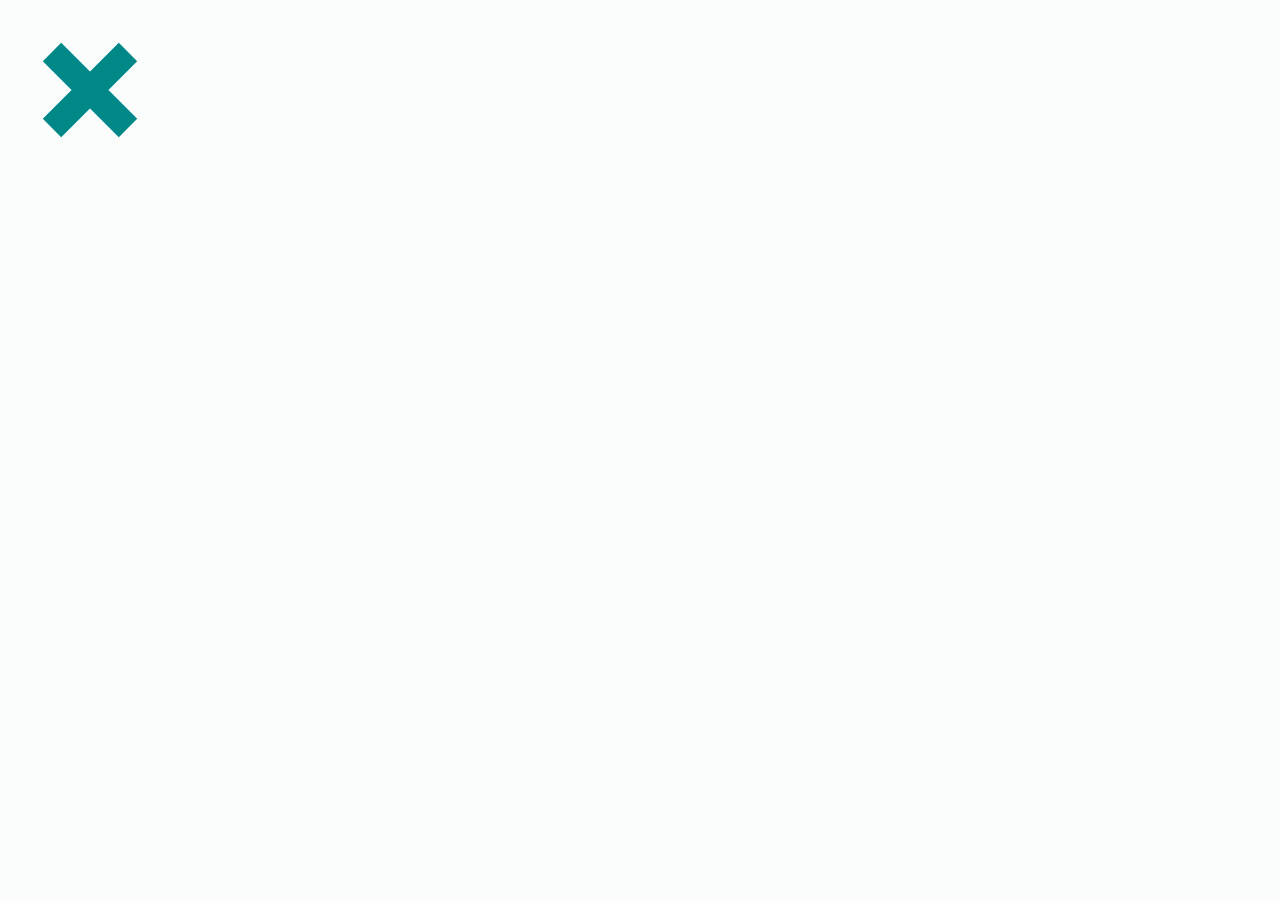
<file: docs/assets/src/touch-icon.html>
<!doctype html>
<html lang="en">
<head>
<meta charset="utf-8">
<title>Source: touch-icon.png (180 × 180)</title>
<style>
html, body { margin: 0; width: 180px; height: 180px; overflow: hidden; background: #FBFCFC; }
svg { display: block; }
</style>
</head>
<body>
<svg width="180" height="180" viewBox="0 0 180 180" aria-hidden="true">
  <path d="M52 52l76 76M128 52l-76 76" stroke="#008888" stroke-width="26" fill="none"/>
</svg>
</body>
</html>
</file>
<file: docs/assets/site.css>
/* Adaptive × AI — the journal site in the zander.coach corporate design.
   Core: C:\claude\CORPORATE-DESIGN.md (tokens from theme `zander` 0.9.17).
   What this site adds beyond the core: docs/DESIGN.md. */

@font-face { font-family: "Epilogue"; font-style: normal; font-weight: 100 900; font-display: swap; src: url("fonts/epilogue-latin.woff2") format("woff2"); }
@font-face { font-family: "Epilogue"; font-style: italic; font-weight: 100 900; font-display: swap; src: url("fonts/epilogue-latin-italic.woff2") format("woff2"); }
@font-face { font-family: "Spectral"; font-style: normal; font-weight: 400; font-display: swap; src: url("fonts/spectral-latin-400.woff2") format("woff2"); }
@font-face { font-family: "Spectral"; font-style: italic; font-weight: 400; font-display: swap; src: url("fonts/spectral-latin-400-italic.woff2") format("woff2"); }
@font-face { font-family: "Spectral"; font-style: normal; font-weight: 600; font-display: swap; src: url("fonts/spectral-latin-600.woff2") format("woff2"); }

:root {
  --paper: #FBFCFC;
  --surface: #F1F5F4;
  --rule: #DCE5E3;
  --ink: #0F1A1A;
  --ink-soft: #354544;
  --muted: #556564;
  --brand: #008888;
  --brand-deep: #005F5F;
  --deep: #06393A;
  --brand-light: #C7DBD8;
  --display: "Epilogue", -apple-system, "Segoe UI", sans-serif;
  --text: "Spectral", Georgia, "Times New Roman", serif;
  --mono: ui-monospace, "Cascadia Code", Consolas, "SF Mono", Menlo, monospace;
  --column: 45rem;
  --space: 4rem;
}

* { box-sizing: border-box; }
html { background: var(--paper); }
body {
  margin: 0;
  background: var(--paper);
  color: var(--ink);
  font-family: var(--text);
  font-size: 17px;
  line-height: 1.72;
}

/* Text stays in the reading column; only the band steps out. */
main > header,
main > section:not(.band),
.band > *,
body > footer > * {
  max-width: var(--column);
  margin-inline: auto;
  padding-inline: 1.5rem;
}

a {
  color: var(--brand-deep);
  text-decoration: underline;
  text-decoration-thickness: 1px;
  text-underline-offset: 0.2em;
}
a:hover { color: var(--brand); }
a:focus-visible {
  outline: 2px solid var(--brand-deep);
  outline-offset: 2px;
}

p { margin: 0 0 1.1rem; }
p:last-child { margin-bottom: 0; }
strong { font-weight: 600; }
code {
  font-family: var(--mono);
  font-size: 0.85em;
  color: var(--ink-soft);
}

/* ---------- Hero ---------- */

main > header { padding-top: 6rem; padding-bottom: var(--space); }

.eyebrow,
.label,
h4 {
  font-family: var(--display);
  font-size: 0.8rem;
  font-weight: 700;
  letter-spacing: 0.08em;
  text-transform: uppercase;
  line-height: 1.5;
  color: var(--brand-deep);
  margin: 0 0 1.5rem;
}
.eyebrow a { text-decoration: none; }
.eyebrow a:hover { text-decoration: underline; }

h1, h2, h3 {
  font-family: var(--display);
  text-wrap: balance;
}
h1 {
  font-size: clamp(2.5rem, 1.5rem + 5vw, 5rem);
  font-weight: 800;
  line-height: 0.98;
  letter-spacing: -0.035em;
  max-width: 16ch;
  margin: 0 0 1.5rem;
}
.x { color: var(--brand); }

.lede {
  font-size: clamp(1.15rem, 1rem + 0.8vw, 1.4rem);
  line-height: 1.55;
  max-width: 34rem;
  margin: 0 0 1.5rem;
}

/* The highlighter stroke: Christian's drawn stroke as a mask, in petrol,
   under the bold words of the lede. Once per page. */
.lede strong {
  position: relative;
  z-index: 0;
  display: inline-block;
}
.lede strong::after {
  content: "";
  position: absolute;
  z-index: -1;
  left: -0.2em;
  right: -0.2em;
  bottom: -0.3em;
  height: 1.35em;
  background: var(--brand);
  -webkit-mask: url("highlight.webp") no-repeat center / 100% 100%;
  mask: url("highlight.webp") no-repeat center / 100% 100%;
}

.byline {
  font-family: var(--display);
  font-size: 0.86rem;
  color: var(--muted);
  margin: 0;
}

/* ---------- Text sections ---------- */

/* Separation by space; two text sections in a row share one hairline. */
main > section:not(.band) {
  padding-top: var(--space);
  padding-bottom: var(--space);
}
main > section:not(.band) + section:not(.band)::before {
  content: "";
  display: block;
  border-top: 1px solid var(--rule);
  margin-top: calc(-1 * var(--space));
  margin-bottom: var(--space);
}

h2 {
  font-size: clamp(1.6rem, 1.2rem + 1.6vw, 2.4rem);
  font-weight: 700;
  line-height: 1.12;
  letter-spacing: -0.025em;
  color: var(--ink);
  margin: 0 0 1.5rem;
}
h3 {
  font-size: clamp(1.15rem, 1.1rem + 0.3vw, 1.3rem);
  font-weight: 700;
  line-height: 1.35;
  letter-spacing: 0.005em;
  margin: 4rem 0 1rem;
}
h2 + h3 { margin-top: 0; }
h3.label { font-size: 0.8rem; letter-spacing: 0.08em; margin: 2.5rem 0 1rem; }
h2 + h3.label { margin-top: 0; }
h4 { margin: 2.5rem 0 0.75rem; }

/* The sentence a section stands on. */
.statement {
  font-family: var(--display);
  font-style: italic;
  font-weight: 300;
  font-size: clamp(1.2rem, 1.05rem + 0.7vw, 1.55rem);
  line-height: 1.45;
  letter-spacing: -0.01em;
  margin: 2.5rem 0;
}

.meta-note {
  font-size: 0.94rem;
  color: var(--muted);
  margin-top: 2.5rem;
}

/* ---------- Lists ---------- */

/* The × is this site's mark and takes the signet's place as the bullet. */
ul {
  margin: 0;
  padding: 0;
  list-style: none;
  display: flex;
  flex-direction: column;
  gap: 1rem;
}
ul li {
  padding-left: 1.5rem;
  position: relative;
}
ul li::before {
  content: "×";
  position: absolute;
  left: 0;
  font-family: var(--display);
  font-size: 1.15em;
  line-height: 1.5;
  font-weight: 700;
  color: var(--brand);
}

/* Nothing in it: a thin petrol dash, never the mark in front of a "no". */
.empty {
  position: relative;
  padding-left: 1.5rem;
  color: var(--muted);
  font-style: italic;
}
.empty::before {
  content: "";
  position: absolute;
  left: 0;
  top: 0.86em;
  width: 0.8rem;
  border-top: 1px solid var(--brand);
}

/* ---------- Resources log ---------- */

p.meta {
  font-family: var(--display);
  font-size: 0.86rem;
  color: var(--muted);
  margin: 0 0 0.3rem;
}
p.themes {
  font-family: var(--display);
  font-size: 0.86rem;
  font-weight: 600;
  color: var(--brand-deep);
  margin: 0 0 1.5rem;
}

details {
  margin: 0 0 1.5rem;
  padding: 0 0 1.5rem;
  border-bottom: 1px solid var(--rule);
}
details:not([open]) {
  margin-bottom: 1rem;
  padding-bottom: 1rem;
}
summary {
  cursor: pointer;
  font-family: var(--display);
  font-size: 0.8rem;
  font-weight: 700;
  letter-spacing: 0.08em;
  text-transform: uppercase;
  color: var(--brand-deep);
  list-style: none;
  padding-left: 1.5rem;
  position: relative;
}
summary::-webkit-details-marker { display: none; }
summary::before {
  content: "▸";
  position: absolute;
  left: 0;
  color: var(--brand);
}
details[open] summary::before { content: "▾"; }
summary:hover { color: var(--brand); }
summary:focus-visible {
  outline: 2px solid var(--brand-deep);
  outline-offset: 2px;
}
details > p { margin: 1.5rem 0 0; }

dl.facts {
  display: grid;
  grid-template-columns: max-content 1fr;
  gap: 0.5rem 1.5rem;
  margin: 1.5rem 0 1rem;
  font-size: 0.94rem;
}
dl.facts dt {
  font-family: var(--display);
  font-size: 0.72rem;
  font-weight: 700;
  letter-spacing: 0.08em;
  text-transform: uppercase;
  color: var(--muted);
  padding-top: 0.45em;
  line-height: 1.5;
}
dl.facts dd { margin: 0; }

@media (max-width: 36rem) {
  dl.facts { grid-template-columns: 1fr; gap: 0; }
  dl.facts dt { padding-top: 1rem; }
  dl.facts dt:first-child { padding-top: 0; }
}

/* ---------- Closing band ---------- */

/* The dark band closes the page; the footer follows directly. */
.band {
  background: var(--brand-deep);
  color: var(--paper);
  text-align: center;
  padding: var(--space) 0;
}
.band h2 {
  font-size: 0.8rem;
  font-weight: 700;
  letter-spacing: 0.08em;
  text-transform: uppercase;
  line-height: 1.5;
  color: var(--brand-light);
  margin-bottom: 1.5rem;
}
.band a { color: var(--paper); }
.band a:hover { color: var(--brand-light); }
.band a:focus-visible { outline-color: var(--paper); }

/* ---------- Footer ---------- */

footer {
  background: var(--deep);
  color: var(--paper);
  font-family: var(--display);
  font-size: 0.86rem;
  padding: 2.5rem 0 4rem;
}
footer p { margin-top: 0; margin-bottom: 0.4rem; }
footer a { color: var(--paper); }
footer a:hover { color: var(--brand-light); }
footer a:focus-visible { outline-color: var(--paper); }

/* The endorsement: the signet in its negative version, paper on deep. */
.endorsement {
  display: flex;
  align-items: center;
  gap: 0.6rem;
  margin-bottom: 1.5rem;
}
.endorsement svg {
  width: 1.5rem;
  height: 1.5rem;
  flex: none;
  fill: currentColor;
}
.endorsement a { text-decoration: none; font-weight: 600; }
.endorsement a:hover { text-decoration: underline; }

/* ---------- Phones and print ---------- */

@media (max-width: 36rem) {
  :root { --space: 3rem; }
  main > header { padding-top: 4rem; }
}

@media print {
  details::details-content { content-visibility: visible; }
  summary::before { content: "▾"; }
  .band, footer { background: none; color: var(--ink); }
  .band h2 { color: var(--brand-deep); }
  .band a, footer a { color: var(--brand-deep); }
}
</file>
